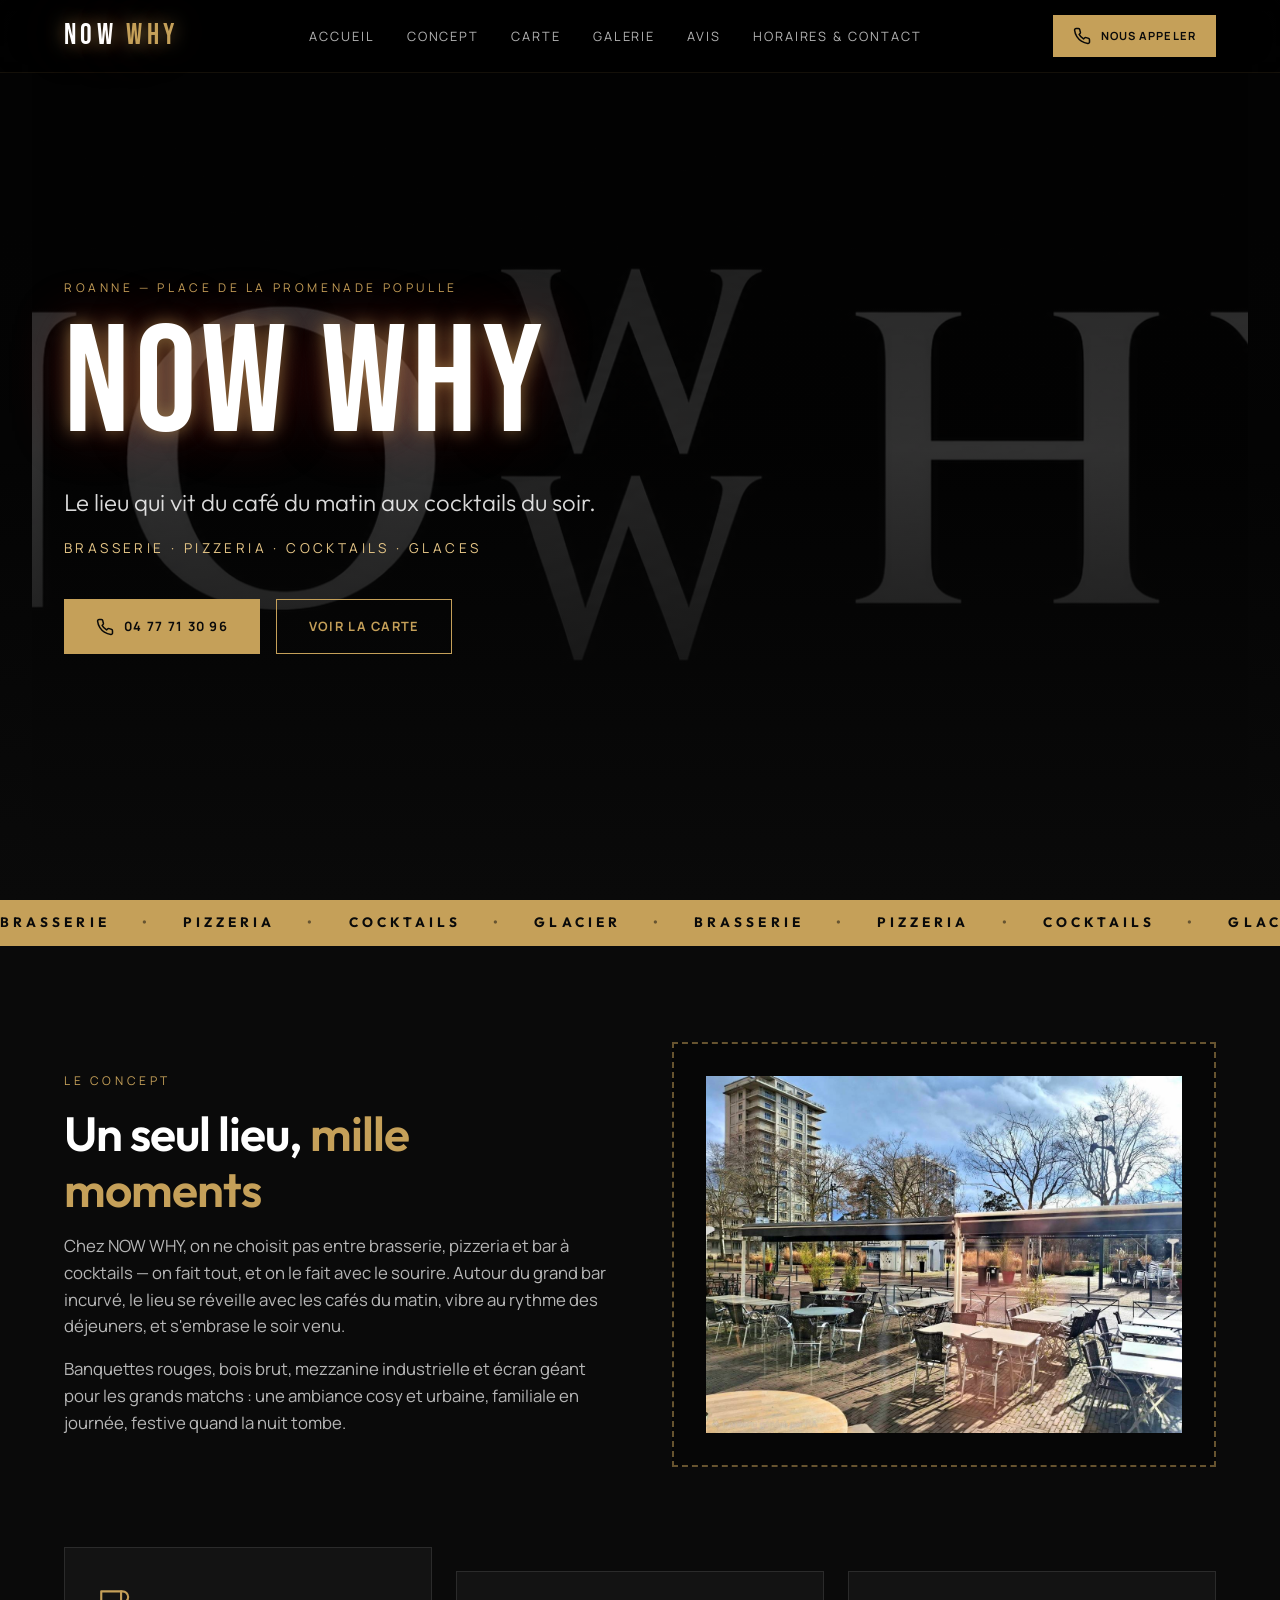
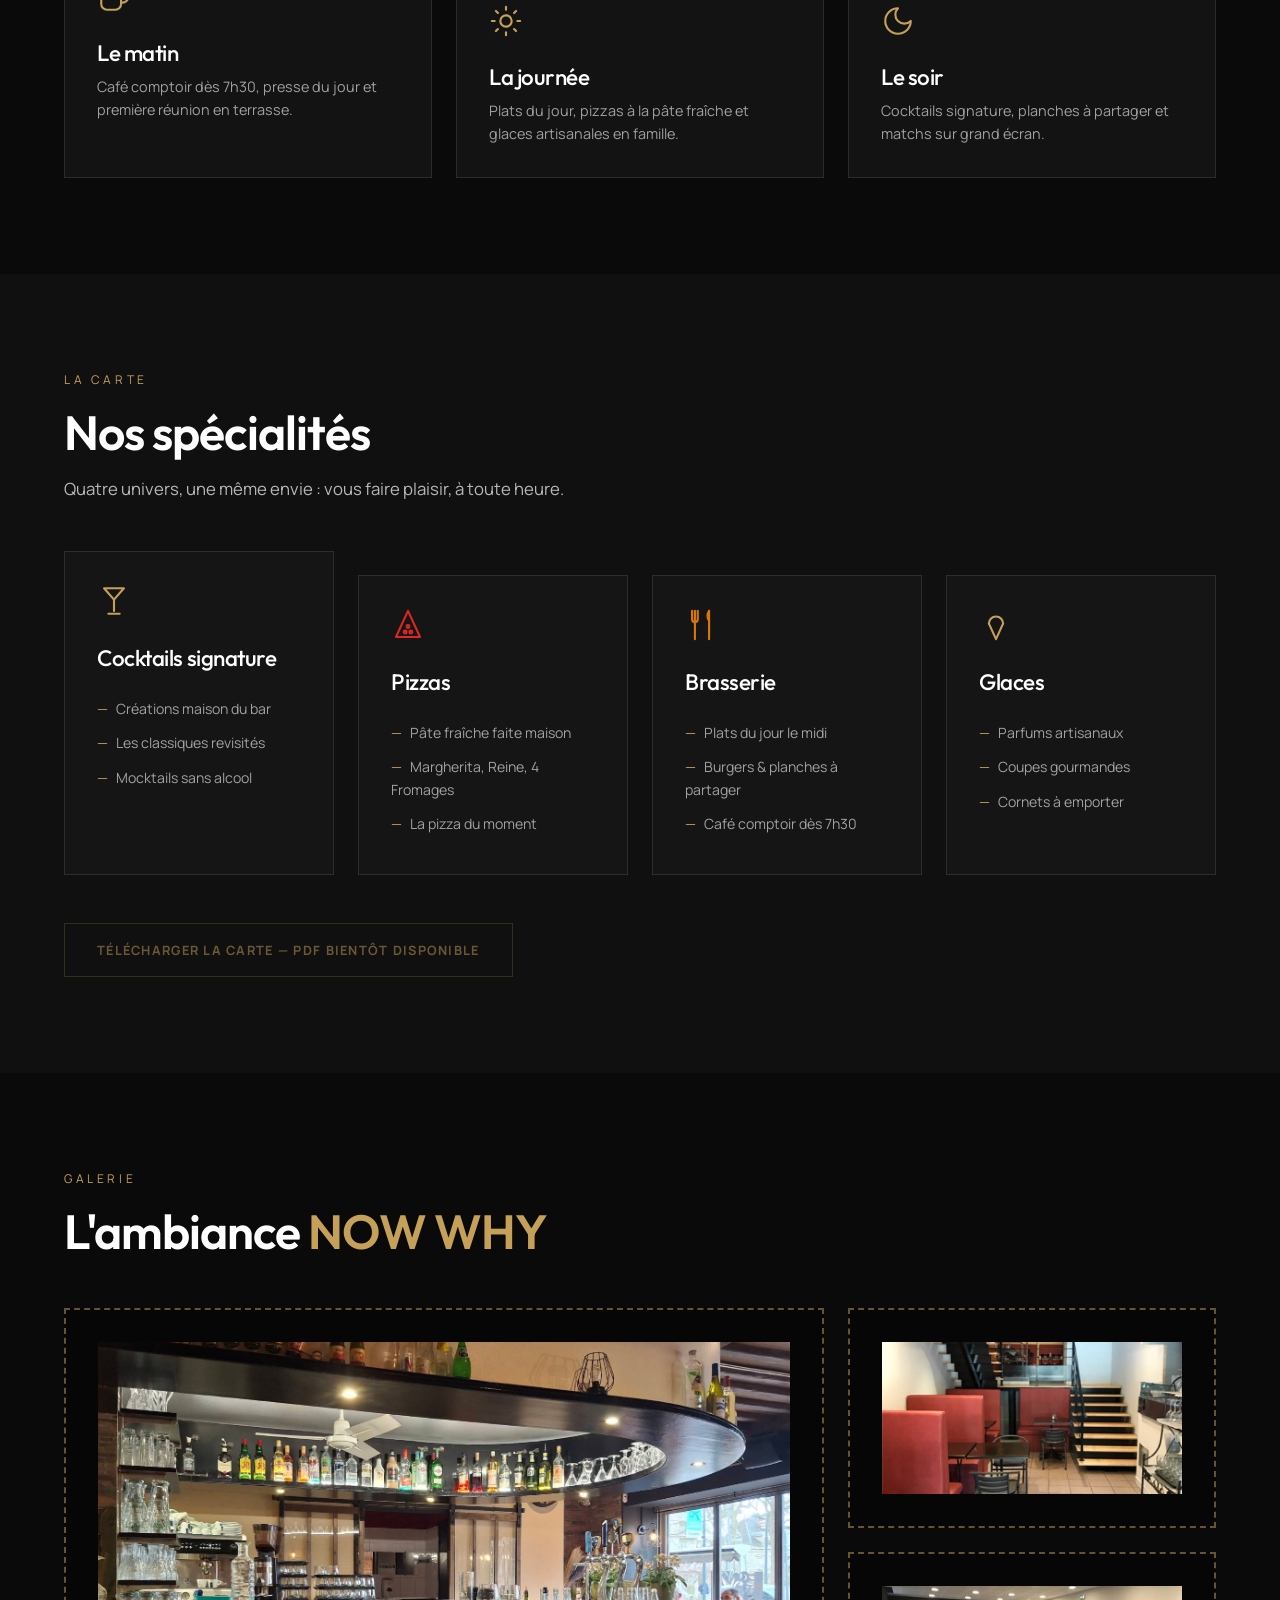
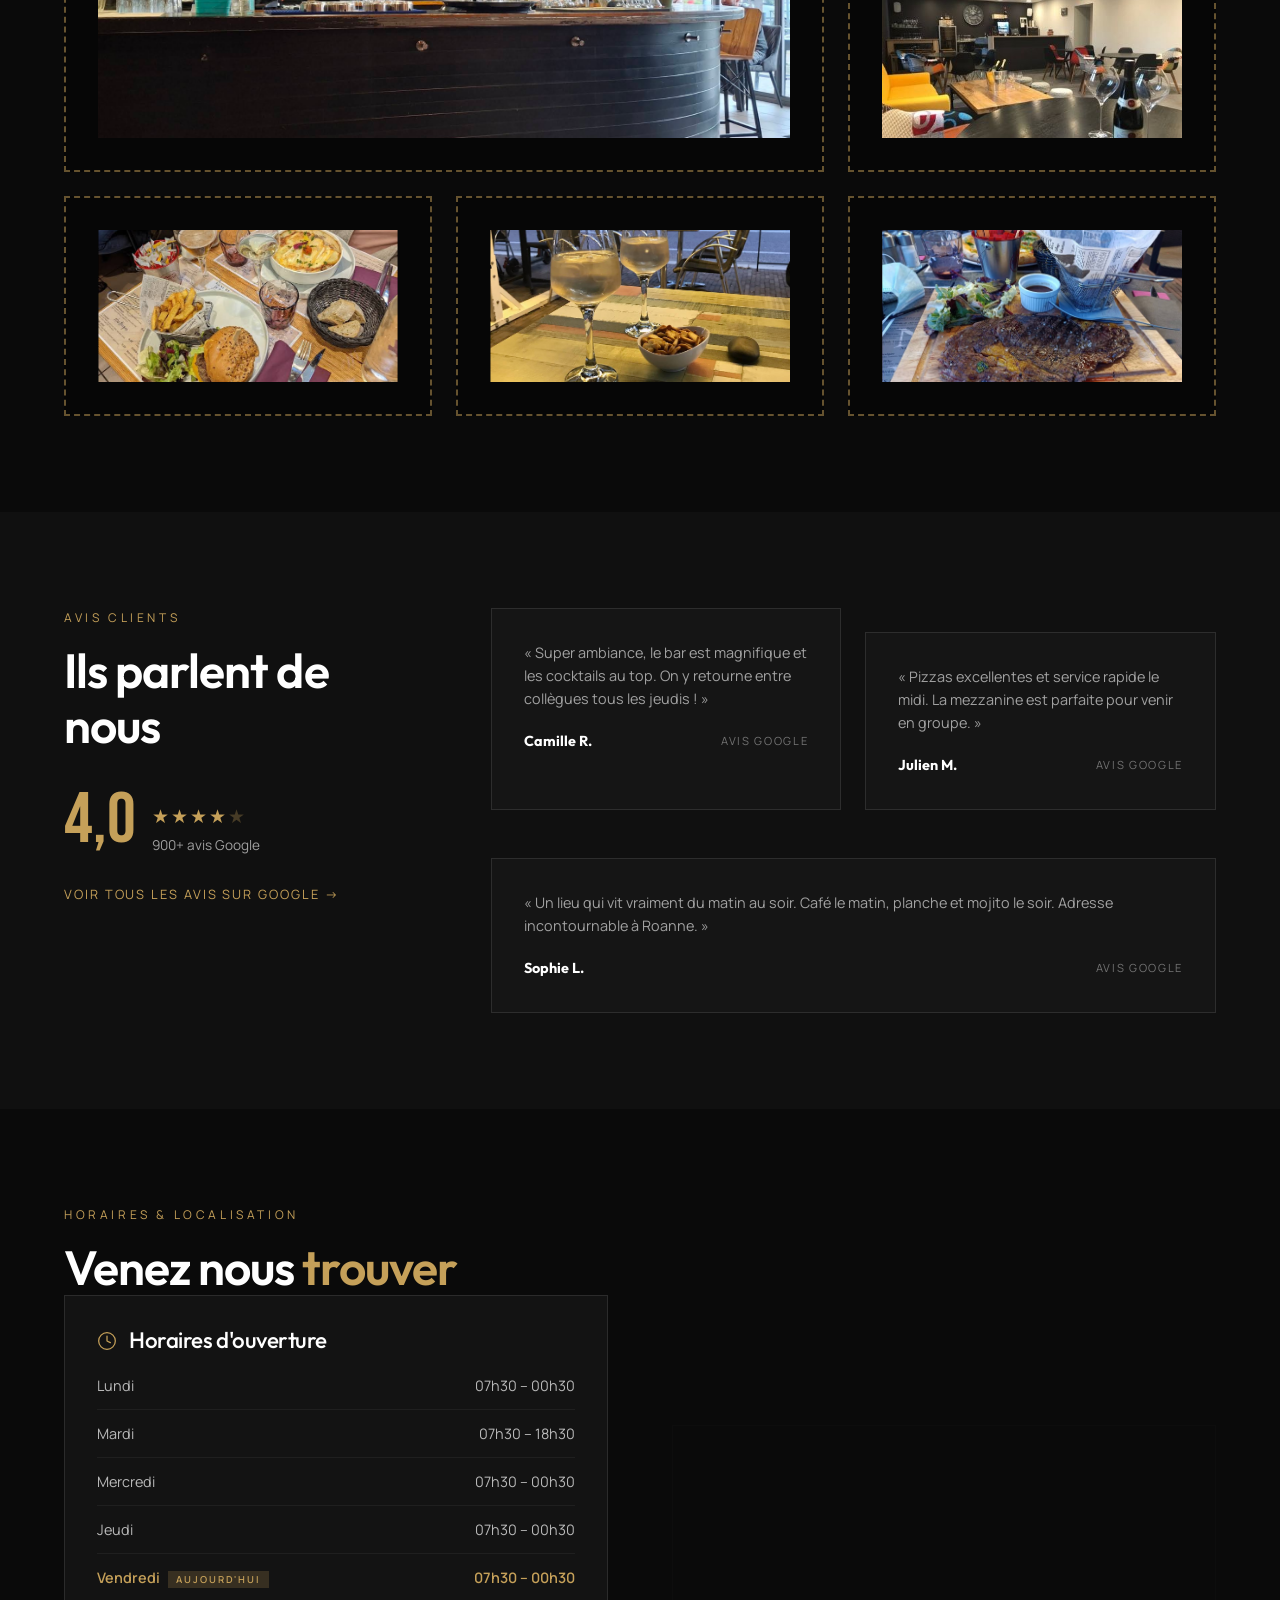
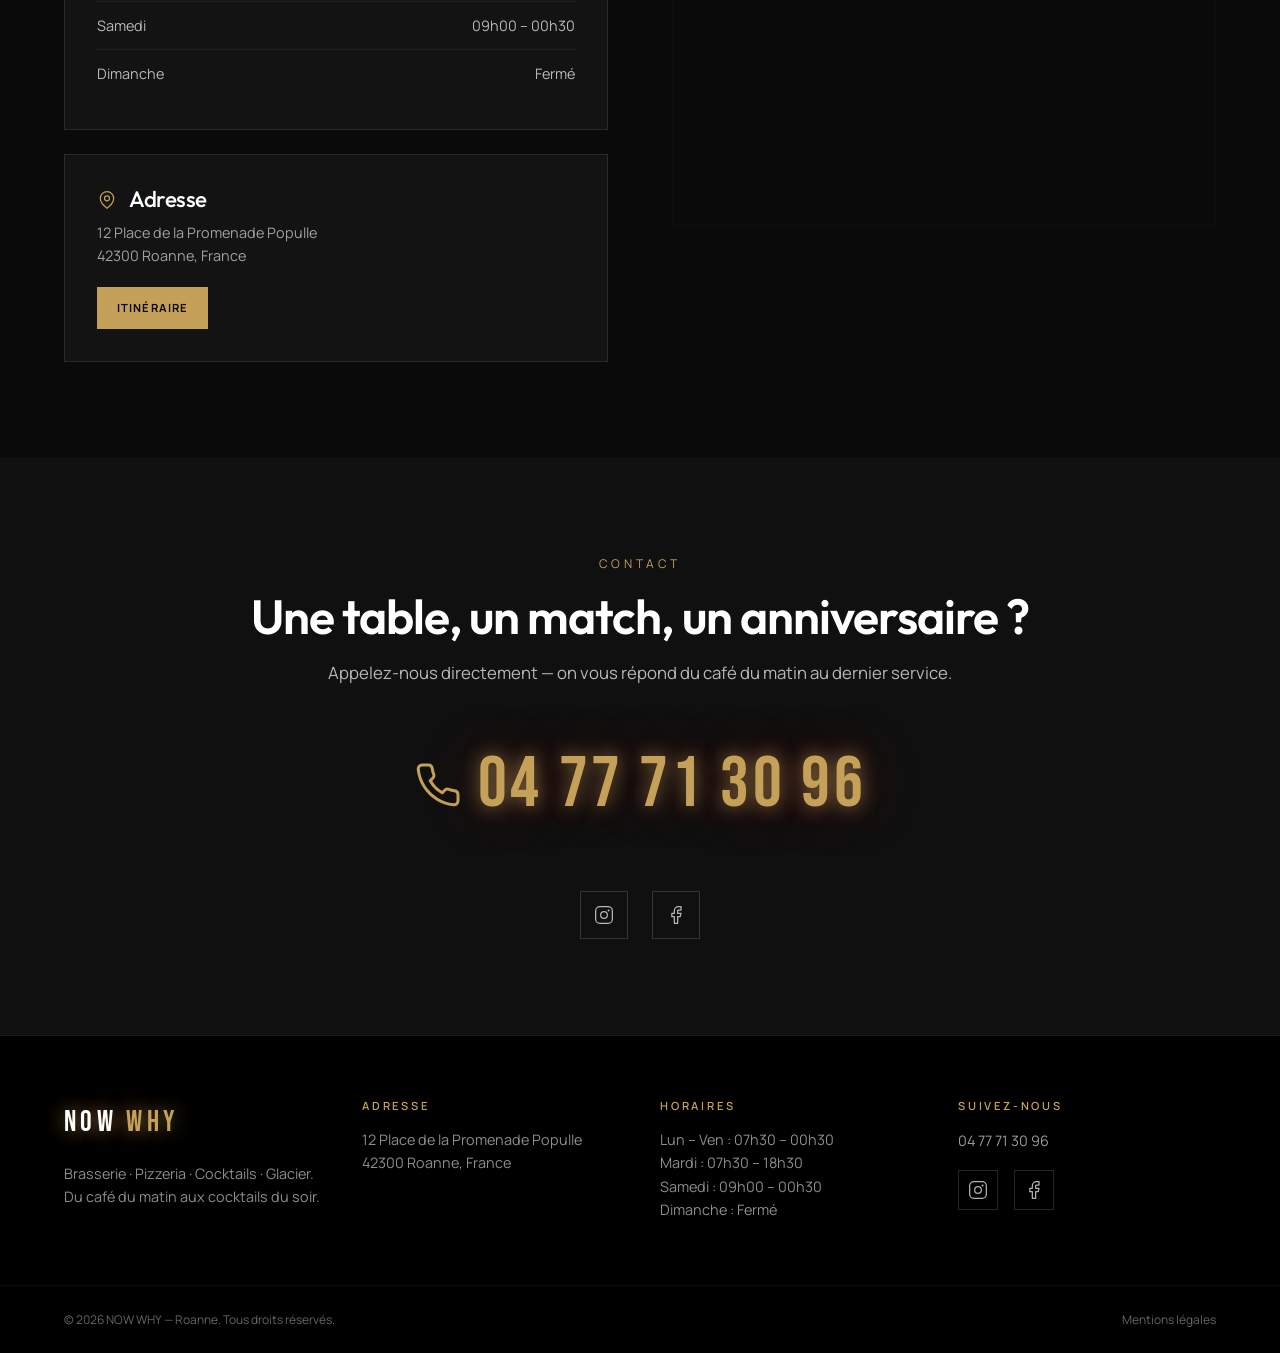
<file: index.html>
<!DOCTYPE html>
<html lang="fr">
<head>
    <meta charset="UTF-8" />
    <meta name="viewport" content="width=device-width, initial-scale=1.0" />
    <title>NOW WHY — Brasserie · Pizzeria · Cocktails · Glacier à Roanne</title>
    <meta name="description" content="NOW WHY, brasserie, pizzeria, bar à cocktails et glacier à Roanne (42). Ouvert du café du matin aux cocktails du soir, place de la Promenade Populle. Appelez le 04 77 71 30 96." />
    <meta name="keywords" content="bar Roanne, brasserie Roanne, cocktails Roanne, pizzeria Roanne, glacier Roanne, restaurant Roanne, NOW WHY" />
    <meta property="og:title" content="NOW WHY — Brasserie · Pizzeria · Cocktails · Glacier à Roanne" />
    <meta property="og:description" content="Un lieu qui vit du café du matin aux cocktails du soir. 12 Place de la Promenade Populle, Roanne." />
    <meta property="og:type" content="website" />
    <meta property="og:locale" content="fr_FR" />
    <link rel="preconnect" href="https://fonts.googleapis.com" />
    <link rel="preconnect" href="https://fonts.gstatic.com" crossorigin />
    <link href="https://fonts.googleapis.com/css2?family=Bebas+Neue&family=Manrope:wght@300;400;500;600;700&family=Outfit:wght@300;400;500;600;700&display=swap" rel="stylesheet" />
    <link rel="stylesheet" href="style.css" />
    <link rel="icon" type="image/png" href="images/nowwhy-favicon-32.png">
</head>
<body>

    <!-- ==================== HEADER / NAVIGATION ==================== -->
    <header class="header" data-testid="site-header">
        <div class="container header-inner">
            <a href="#accueil" class="logo" data-testid="header-logo">NOW <span>WHY</span></a>
            <nav class="nav-desktop" data-testid="desktop-nav">
                <a href="#accueil" data-testid="nav-link-accueil">Accueil</a>
                <a href="#concept" data-testid="nav-link-concept">Concept</a>
                <a href="#carte" data-testid="nav-link-carte">Carte</a>
                <a href="#galerie" data-testid="nav-link-galerie">Galerie</a>
                <a href="#avis" data-testid="nav-link-avis">Avis</a>
                <a href="#horaires" data-testid="nav-link-horaires">Horaires &amp; Contact</a>
            </nav>
            <div class="header-actions">
                <a href="tel:0477713096" class="btn btn-primary btn-sm" data-testid="header-call-button">
                    <svg viewBox="0 0 24 24" fill="none" stroke="currentColor" stroke-width="2" stroke-linecap="round" stroke-linejoin="round"><path d="M22 16.92v3a2 2 0 0 1-2.18 2 19.79 19.79 0 0 1-8.63-3.07 19.5 19.5 0 0 1-6-6 19.79 19.79 0 0 1-3.07-8.67A2 2 0 0 1 4.11 2h3a2 2 0 0 1 2 1.72c.13.96.36 1.9.7 2.81a2 2 0 0 1-.45 2.11L8.09 9.91a16 16 0 0 0 6 6l1.27-1.27a2 2 0 0 1 2.11-.45c.91.34 1.85.57 2.81.7A2 2 0 0 1 22 16.92z"/></svg>
                    Nous appeler
                </a>
                <button class="burger" id="burger" aria-label="Menu" data-testid="mobile-menu-button">
                    <span></span><span></span><span></span>
                </button>
            </div>
        </div>
        <nav class="nav-mobile" id="nav-mobile" data-testid="mobile-nav">
            <a href="#accueil" data-testid="mobile-nav-link-accueil">Accueil</a>
            <a href="#concept" data-testid="mobile-nav-link-concept">Concept</a>
            <a href="#carte" data-testid="mobile-nav-link-carte">Carte</a>
            <a href="#galerie" data-testid="mobile-nav-link-galerie">Galerie</a>
            <a href="#avis" data-testid="mobile-nav-link-avis">Avis</a>
            <a href="#horaires" data-testid="mobile-nav-link-horaires">Horaires &amp; Contact</a>
            <a href="tel:0477713096" class="btn btn-primary btn-sm" data-testid="mobile-call-button">04 77 71 30 96</a>
        </nav>
    </header>

    <!-- ==================== HERO ==================== -->
    <section id="accueil" class="hero" data-testid="hero-section">
        <!-- PHOTO HERO : remplacez le bloc "photo-placeholder" ci-dessous par :
             <img src="photos/bar.jpg" alt="Le bar NOW WHY" class="hero-photo" />
             (mettez votre image dans un dossier "photos" à côté de index.html) -->
        <div class="hero-bg">
            <div class="photo-placeholder hero-photo-slot" data-testid="hero-photo-placeholder">
                <img src="images/Nowwhy.png" alt="Le bar NOW WHY" class="hero-photo" />
            </div>
            <div class="hero-overlay"></div>
        </div>
        <div class="container hero-content">
            <p class="kicker reveal" data-testid="hero-kicker">Roanne — Place de la Promenade Populle</p>
            <h1 class="hero-title neon reveal" data-testid="hero-title">NOW WHY</h1>
            <p class="hero-tagline reveal" data-testid="hero-tagline">Le lieu qui vit du café du matin aux cocktails du soir.</p>
            <p class="hero-activities reveal" data-testid="hero-activities">Brasserie · Pizzeria · Cocktails · Glaces</p>
            <div class="hero-ctas reveal">
                <a href="tel:0477713096" class="btn btn-primary" data-testid="hero-call-cta">
                    <svg viewBox="0 0 24 24" fill="none" stroke="currentColor" stroke-width="2" stroke-linecap="round" stroke-linejoin="round"><path d="M22 16.92v3a2 2 0 0 1-2.18 2 19.79 19.79 0 0 1-8.63-3.07 19.5 19.5 0 0 1-6-6 19.79 19.79 0 0 1-3.07-8.67A2 2 0 0 1 4.11 2h3a2 2 0 0 1 2 1.72c.13.96.36 1.9.7 2.81a2 2 0 0 1-.45 2.11L8.09 9.91a16 16 0 0 0 6 6l1.27-1.27a2 2 0 0 1 2.11-.45c.91.34 1.85.57 2.81.7A2 2 0 0 1 22 16.92z"/></svg>
                    04 77 71 30 96
                </a>
                <a href="#carte" class="btn btn-outline" data-testid="hero-menu-cta">Voir la carte</a>
            </div>
        </div>
    </section>

    <!-- ==================== RUBAN DÉFILANT ==================== -->
    <div class="marquee" data-testid="marquee-ribbon" aria-hidden="true">
        <div class="marquee-track">
            <span>Brasserie</span><i>•</i><span>Pizzeria</span><i>•</i><span>Cocktails</span><i>•</i><span>Glacier</span><i>•</i>
            <span>Brasserie</span><i>•</i><span>Pizzeria</span><i>•</i><span>Cocktails</span><i>•</i><span>Glacier</span><i>•</i>
            <span>Brasserie</span><i>•</i><span>Pizzeria</span><i>•</i><span>Cocktails</span><i>•</i><span>Glacier</span><i>•</i>
            <span>Brasserie</span><i>•</i><span>Pizzeria</span><i>•</i><span>Cocktails</span><i>•</i><span>Glacier</span><i>•</i>
        </div>
    </div>

    <!-- ==================== CONCEPT ==================== -->
    <section id="concept" class="section" data-testid="concept-section">
        <div class="container">
            <div class="grid-2">
                <div class="reveal">
                    <p class="kicker" data-testid="concept-label">Le concept</p>
                    <h2 data-testid="concept-title">Un seul lieu, <span class="text-copper">mille moments</span></h2>
                    <p class="lead" data-testid="concept-text-1">Chez NOW WHY, on ne choisit pas entre brasserie, pizzeria et bar à cocktails — on fait tout, et on le fait avec le sourire. Autour du grand bar incurvé, le lieu se réveille avec les cafés du matin, vibre au rythme des déjeuners, et s'embrase le soir venu.</p>
                    <p class="lead" data-testid="concept-text-2">Banquettes rouges, bois brut, mezzanine industrielle et écran géant pour les grands matchs : une ambiance cosy et urbaine, familiale en journée, festive quand la nuit tombe.</p>
                </div>
                <!-- PHOTO CONCEPT : remplacez le bloc ci-dessous par votre photo de l'intérieur -->
                <div class="photo-placeholder tall reveal" data-testid="concept-photo-placeholder">
                    <img src="images/terrasse.jpg" alt="Terrasse" />
                </div>
            </div>
            <div class="grid-3 moments">
                <div class="card reveal" data-testid="concept-moment-0">
                    <svg class="icon" viewBox="0 0 24 24" fill="none" stroke="currentColor" stroke-width="1.5" stroke-linecap="round" stroke-linejoin="round"><path d="M17 8h1a4 4 0 1 1 0 8h-1"/><path d="M3 8h14v9a4 4 0 0 1-4 4H7a4 4 0 0 1-4-4Z"/></svg>
                    <h3>Le matin</h3>
                    <p>Café comptoir dès 7h30, presse du jour et première réunion en terrasse.</p>
                </div>
                <div class="card reveal" data-testid="concept-moment-1">
                    <svg class="icon" viewBox="0 0 24 24" fill="none" stroke="currentColor" stroke-width="1.5" stroke-linecap="round" stroke-linejoin="round"><circle cx="12" cy="12" r="4"/><path d="M12 2v2M12 20v2M4.9 4.9l1.4 1.4M17.7 17.7l1.4 1.4M2 12h2M20 12h2M4.9 19.1l1.4-1.4M17.7 6.3l1.4-1.4"/></svg>
                    <h3>La journée</h3>
                    <p>Plats du jour, pizzas à la pâte fraîche et glaces artisanales en famille.</p>
                </div>
                <div class="card reveal" data-testid="concept-moment-2">
                    <svg class="icon" viewBox="0 0 24 24" fill="none" stroke="currentColor" stroke-width="1.5" stroke-linecap="round" stroke-linejoin="round"><path d="M12 3a6 6 0 0 0 9 9 9 9 0 1 1-9-9Z"/></svg>
                    <h3>Le soir</h3>
                    <p>Cocktails signature, planches à partager et matchs sur grand écran.</p>
                </div>
            </div>
        </div>
    </section>

    <!-- ==================== LA CARTE ==================== -->
    <section id="carte" class="section section-alt" data-testid="menu-section">
        <div class="container">
            <div class="reveal">
                <p class="kicker" data-testid="menu-label">La carte</p>
                <h2 data-testid="menu-title">Nos spécialités</h2>
                <p class="lead" data-testid="menu-subtitle">Quatre univers, une même envie : vous faire plaisir, à toute heure.</p>
            </div>
            <div class="grid-4">
                <div class="card reveal" data-testid="menu-card-0">
                    <svg class="icon copper" viewBox="0 0 24 24" fill="none" stroke="currentColor" stroke-width="1.5" stroke-linecap="round" stroke-linejoin="round"><path d="M5 3h14l-7 8-7-8Z"/><path d="M12 11v8"/><path d="M8 21h8"/></svg>
                    <h3>Cocktails signature</h3>
                    <ul>
                        <li>Créations maison du bar</li>
                        <li>Les classiques revisités</li>
                        <li>Mocktails sans alcool</li>
                    </ul>
                </div>
                <div class="card reveal" data-testid="menu-card-1">
                    <svg class="icon brick" viewBox="0 0 24 24" fill="none" stroke="currentColor" stroke-width="1.5" stroke-linecap="round" stroke-linejoin="round"><path d="M12 2 3.5 20.5h17L12 2Z"/><circle cx="12" cy="13" r="1"/><circle cx="10" cy="17" r="1"/><circle cx="14" cy="17" r="1"/></svg>
                    <h3>Pizzas</h3>
                    <ul>
                        <li>Pâte fraîche faite maison</li>
                        <li>Margherita, Reine, 4 Fromages</li>
                        <li>La pizza du moment</li>
                    </ul>
                </div>
                <div class="card reveal" data-testid="menu-card-2">
                    <svg class="icon mustard" viewBox="0 0 24 24" fill="none" stroke="currentColor" stroke-width="1.5" stroke-linecap="round" stroke-linejoin="round"><path d="M7 2v20"/><path d="M5 2v6a2 2 0 0 0 4 0V2"/><path d="M17 2c-1.5 2-1.5 5 0 7v13"/><path d="M17 2v7"/></svg>
                    <h3>Brasserie</h3>
                    <ul>
                        <li>Plats du jour le midi</li>
                        <li>Burgers &amp; planches à partager</li>
                        <li>Café comptoir dès 7h30</li>
                    </ul>
                </div>
                <div class="card reveal" data-testid="menu-card-3">
                    <svg class="icon copper" viewBox="0 0 24 24" fill="none" stroke="currentColor" stroke-width="1.5" stroke-linecap="round" stroke-linejoin="round"><path d="m7 11 5 11 5-11"/><path d="M7 11a5 5 0 0 1 10 0"/></svg>
                    <h3>Glaces</h3>
                    <ul>
                        <li>Parfums artisanaux</li>
                        <li>Coupes gourmandes</li>
                        <li>Cornets à emporter</li>
                    </ul>
                </div>
            </div>
            <!-- BOUTON CARTE PDF : remplacez href="#" par le lien de votre PDF, ex. href="carte.pdf" -->
            <div class="reveal">
                <span class="btn btn-outline btn-disabled" data-testid="menu-pdf-button">Télécharger la carte — PDF bientôt disponible</span>
            </div>
        </div>
    </section>

    <!-- ==================== GALERIE ==================== -->
    <!-- GALERIE PHOTOS : remplacez chaque bloc "photo-placeholder" par
         <img src="photos/votre-photo.jpg" alt="..." /> en gardant le bouton autour -->
    <section id="galerie" class="section" data-testid="gallery-section">
        <div class="container">
            <div class="reveal">
                <p class="kicker" data-testid="gallery-label">Galerie</p>
                <h2 data-testid="gallery-title">L'ambiance <span class="text-copper">NOW WHY</span></h2>
            </div>
            <div class="gallery-grid">
                <button class="gallery-item big reveal" data-testid="gallery-tile-0" data-label="Le bar incurvé rétroéclairé">
                    <div class="photo-placeholder"><img src="images/bar_ incurvé.png" alt="bar"/></div>
                </button>
                <button class="gallery-item reveal" data-testid="gallery-tile-1" data-label="Banquettes rouges">
                    <div class="photo-placeholder"><img src="images/banquette_rouge.png" alt="banquettes"/></div>
                </button>
                <button class="gallery-item reveal" data-testid="gallery-tile-2" data-label="La mezzanine">
                    <div class="photo-placeholder"><img src="images/mezzanine.jpg" alt="Mezzanine"/></div>
                </button>
                <button class="gallery-item reveal" data-testid="gallery-tile-3" data-label="Cocktails signature">
                    <div class="photo-placeholder"><img src="images/bouffe.png" alt="exemple de menu chez NowWhy"/></div>
                </button>
                <button class="gallery-item reveal" data-testid="gallery-tile-4" data-label="Pizzas maison">
                    <div class="photo-placeholder"><img src="images/deuxverres.png" alt="apero chez NowWhy"/></div>
                </button>
                <button class="gallery-item reveal" data-testid="gallery-tile-5" data-label="L'écran événements sportifs">
                    <div class="photo-placeholder"><img src="images/entrecote.jpg" alt="photo d'une entrecote"></div>
                </button>
            </div>
        </div>
    </section>

    <!-- Lightbox -->
    <div class="lightbox" id="lightbox" data-testid="gallery-lightbox">
        <button class="lightbox-close" id="lightbox-close" aria-label="Fermer" data-testid="lightbox-close-button">&times;</button>
        <div class="lightbox-content" id="lightbox-content"></div>
    </div>

    <!-- ==================== AVIS ==================== -->
    <section id="avis" class="section section-alt" data-testid="reviews-section">
        <div class="container">
            <div class="reviews-layout">
                <div class="reveal">
                    <p class="kicker" data-testid="reviews-label">Avis clients</p>
                    <h2 data-testid="reviews-title">Ils parlent de nous</h2>
                    <div class="score" data-testid="google-score">
                        <span class="score-value" data-testid="google-score-value">4,0</span>
                        <div>
                            <div class="stars" aria-label="4 étoiles sur 5">★★★★<span class="star-off">★</span></div>
                            <p class="score-count" data-testid="google-score-count">900+ avis Google</p>
                        </div>
                    </div>
                    <a href="https://www.google.com/maps/search/?api=1&amp;query=NOW+WHY+Roanne" target="_blank" rel="noopener" class="link-copper" data-testid="google-reviews-link">Voir tous les avis sur Google →</a>
                </div>
                <div class="reviews-cards">
                    <blockquote class="card reveal" data-testid="review-card-0">
                        <p>« Super ambiance, le bar est magnifique et les cocktails au top. On y retourne entre collègues tous les jeudis ! »</p>
                        <footer><strong>Camille R.</strong><span>Avis Google</span></footer>
                    </blockquote>
                    <blockquote class="card reveal" data-testid="review-card-1">
                        <p>« Pizzas excellentes et service rapide le midi. La mezzanine est parfaite pour venir en groupe. »</p>
                        <footer><strong>Julien M.</strong><span>Avis Google</span></footer>
                    </blockquote>
                    <blockquote class="card reveal wide" data-testid="review-card-2">
                        <p>« Un lieu qui vit vraiment du matin au soir. Café le matin, planche et mojito le soir. Adresse incontournable à Roanne. »</p>
                        <footer><strong>Sophie L.</strong><span>Avis Google</span></footer>
                    </blockquote>
                </div>
            </div>
        </div>
    </section>

    <!-- ==================== HORAIRES & LOCALISATION ==================== -->
    <section id="horaires" class="section" data-testid="hours-section">
        <div class="container">
            <div class="reveal">
                <p class="kicker" data-testid="hours-label">Horaires &amp; localisation</p>
                <h2 data-testid="hours-title">Venez nous <span class="text-copper">trouver</span></h2>
            </div>
            <div class="grid-2">
                <div class="reveal">
                    <div class="card">
                        <h3 class="card-title-icon">
                            <svg class="icon-sm" viewBox="0 0 24 24" fill="none" stroke="currentColor" stroke-width="1.5" stroke-linecap="round" stroke-linejoin="round"><circle cx="12" cy="12" r="10"/><path d="M12 6v6l4 2"/></svg>
                            Horaires d'ouverture
                        </h3>
                        <table class="hours-table" data-testid="hours-table">
                            <tbody>
                                <tr data-day="1" data-testid="hours-row-0"><td>Lundi</td><td>07h30 – 00h30</td></tr>
                                <tr data-day="2" data-testid="hours-row-1"><td>Mardi</td><td>07h30 – 18h30</td></tr>
                                <tr data-day="3" data-testid="hours-row-2"><td>Mercredi</td><td>07h30 – 00h30</td></tr>
                                <tr data-day="4" data-testid="hours-row-3"><td>Jeudi</td><td>07h30 – 00h30</td></tr>
                                <tr data-day="5" data-testid="hours-row-4"><td>Vendredi</td><td>07h30 – 00h30</td></tr>
                                <tr data-day="6" data-testid="hours-row-5"><td>Samedi</td><td>09h00 – 00h30</td></tr>
                                <tr data-day="0" data-testid="hours-row-6"><td>Dimanche</td><td>Fermé</td></tr>
                            </tbody>
                        </table>
                    </div>
                    <div class="card">
                        <h3 class="card-title-icon">
                            <svg class="icon-sm" viewBox="0 0 24 24" fill="none" stroke="currentColor" stroke-width="1.5" stroke-linecap="round" stroke-linejoin="round"><path d="M20 10c0 6-8 12-8 12s-8-6-8-12a8 8 0 0 1 16 0Z"/><circle cx="12" cy="10" r="3"/></svg>
                            Adresse
                        </h3>
                        <p data-testid="address-text">12 Place de la Promenade Populle<br />42300 Roanne, France</p>
                        <a href="https://www.google.com/maps/dir/?api=1&amp;destination=NOW+WHY+12+Place+de+la+Promenade+Populle+42300+Roanne" target="_blank" rel="noopener" class="btn btn-primary btn-sm" data-testid="itinerary-button" style="margin-top: 20px;">Itinéraire</a>
                    </div>
                </div>
                <div class="map-wrapper reveal">
                    <iframe data-testid="google-map-iframe" title="NOW WHY — 12 Place de la Promenade Populle, 42300 Roanne"
                        src="https://www.google.com/maps?q=NOW%20WHY%2012%20Place%20de%20la%20Promenade%20Populle%2042300%20Roanne&amp;output=embed"
                        loading="lazy" referrerpolicy="no-referrer-when-downgrade" allowfullscreen></iframe>
                </div>
            </div>
        </div>
    </section>

    <!-- ==================== CONTACT ==================== -->
    <section id="contact" class="section section-alt center" data-testid="contact-section">
        <div class="container reveal">
            <p class="kicker" data-testid="contact-label">Contact</p>
            <h2 data-testid="contact-title">Une table, un match, un anniversaire ?</h2>
            <p class="lead" data-testid="contact-subtitle">Appelez-nous directement — on vous répond du café du matin au dernier service.</p>
            <a href="tel:0477713096" class="big-phone neon" data-testid="contact-phone-link">
                <svg viewBox="0 0 24 24" fill="none" stroke="currentColor" stroke-width="1.5" stroke-linecap="round" stroke-linejoin="round"><path d="M22 16.92v3a2 2 0 0 1-2.18 2 19.79 19.79 0 0 1-8.63-3.07 19.5 19.5 0 0 1-6-6 19.79 19.79 0 0 1-3.07-8.67A2 2 0 0 1 4.11 2h3a2 2 0 0 1 2 1.72c.13.96.36 1.9.7 2.81a2 2 0 0 1-.45 2.11L8.09 9.91a16 16 0 0 0 6 6l1.27-1.27a2 2 0 0 1 2.11-.45c.91.34 1.85.57 2.81.7A2 2 0 0 1 22 16.92z"/></svg>
                04 77 71 30 96
            </a>
            <div class="socials">
                <!-- FACEBOOK : remplacez href="#" par l'adresse de votre page -->
                <a href="https://www.instagram.com/nowwhybrasserie/" target="_blank" rel="noopener" aria-label="Instagram NOW WHY" data-testid="instagram-link">
                    <svg viewBox="0 0 24 24" fill="none" stroke="currentColor" stroke-width="1.5" stroke-linecap="round" stroke-linejoin="round"><rect x="2" y="2" width="20" height="20" rx="5"/><circle cx="12" cy="12" r="4"/><circle cx="17.5" cy="6.5" r="0.5" fill="currentColor"/></svg>
                </a>
                <a href="https://www.facebook.com/profile.php?id=61590418957963" aria-label="Facebook NOW WHY " data-testid="facebook-link">
                    <svg viewBox="0 0 24 24" fill="none" stroke="currentColor" stroke-width="1.5" stroke-linecap="round" stroke-linejoin="round"><path d="M18 2h-3a5 5 0 0 0-5 5v3H7v4h3v8h4v-8h3l1-4h-4V7a1 1 0 0 1 1-1h3z"/></svg>
                </a>
            </div>
        </div>
    </section>

    <!-- ==================== FOOTER ==================== -->
    <footer class="footer" data-testid="site-footer">
        <div class="container footer-grid">
            <div>
                <p class="logo" data-testid="footer-logo">NOW <span>WHY</span></p>
                <p class="muted">Brasserie · Pizzeria · Cocktails · Glacier.<br />Du café du matin aux cocktails du soir.</p>
            </div>
            <div>
                <h4>Adresse</h4>
                <p class="muted" data-testid="footer-address">12 Place de la Promenade Populle<br />42300 Roanne, France</p>
            </div>
            <div>
                <h4>Horaires</h4>
                <p class="muted" data-testid="footer-hours">Lun – Ven : 07h30 – 00h30<br />Mardi : 07h30 – 18h30<br />Samedi : 09h00 – 00h30<br />Dimanche : Fermé</p>
            </div>
            <div>
                <h4>Suivez-nous</h4>
                <p><a href="tel:0477713096" class="muted-link" data-testid="footer-phone-link">04 77 71 30 96</a></p>
                <div class="socials small">
                    <a href="https://www.instagram.com/nowwhybrasserie/" target="_blank" rel="noopener" aria-label="Instagram" data-testid="footer-instagram-link">
                        <svg viewBox="0 0 24 24" fill="none" stroke="currentColor" stroke-width="1.5" stroke-linecap="round" stroke-linejoin="round"><rect x="2" y="2" width="20" height="20" rx="5"/><circle cx="12" cy="12" r="4"/><circle cx="17.5" cy="6.5" r="0.5" fill="currentColor"/></svg>
                    </a>
                    <a href="https://www.facebook.com/profile.php?id=61590418957963" aria-label="Facebook" data-testid="footer-facebook-link">
                        <svg viewBox="0 0 24 24" fill="none" stroke="currentColor" stroke-width="1.5" stroke-linecap="round" stroke-linejoin="round"><path d="M18 2h-3a5 5 0 0 0-5 5v3H7v4h3v8h4v-8h3l1-4h-4V7a1 1 0 0 1 1-1h3z"/></svg>
                    </a>
                </div>
            </div>
        </div>
        <div class="footer-bottom">
            <div class="container footer-bottom-inner">
                <p data-testid="footer-copyright">© 2026 NOW WHY — Roanne. Tous droits réservés.</p>
                <a href="mentions_legales.html" data-testid="footer-legal-link">Mentions légales</a>
            </div>
        </div>
    </footer>

    <script src="script.js"></script>
</body>
</html>
</file>
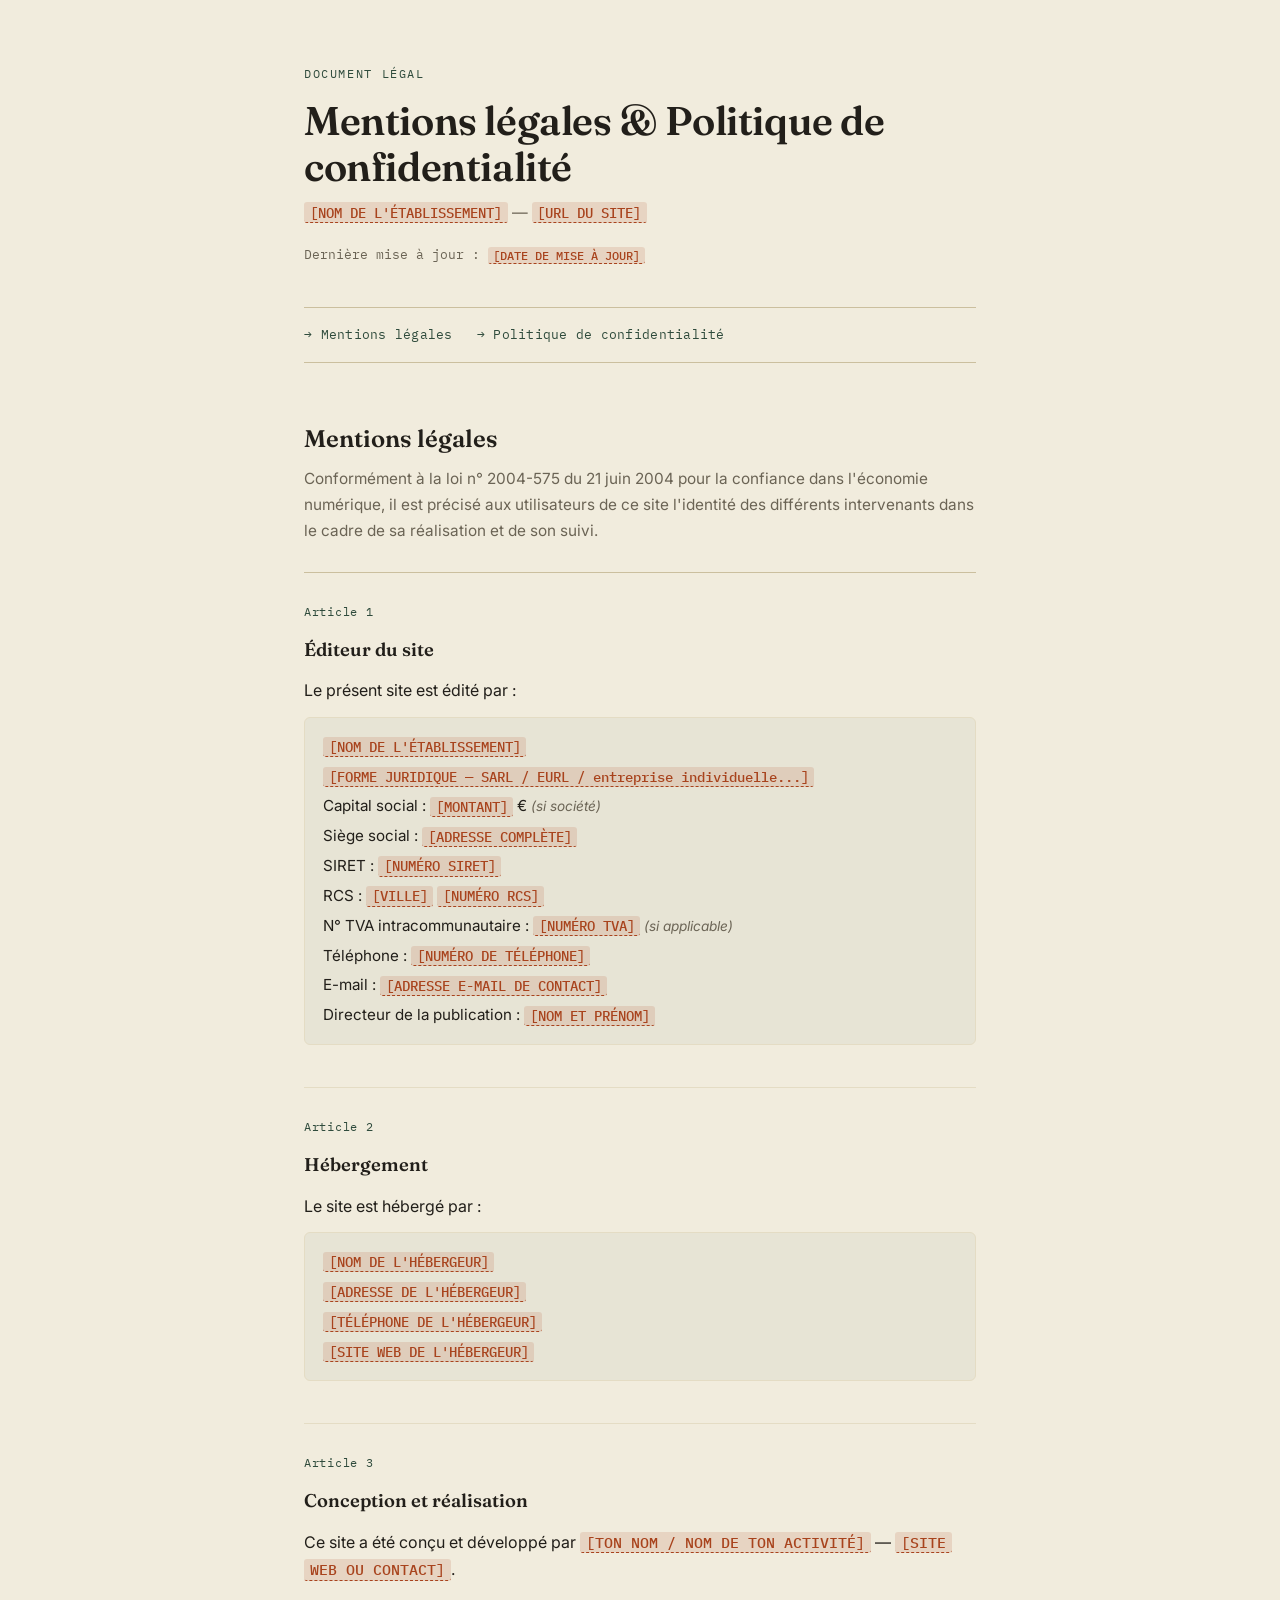
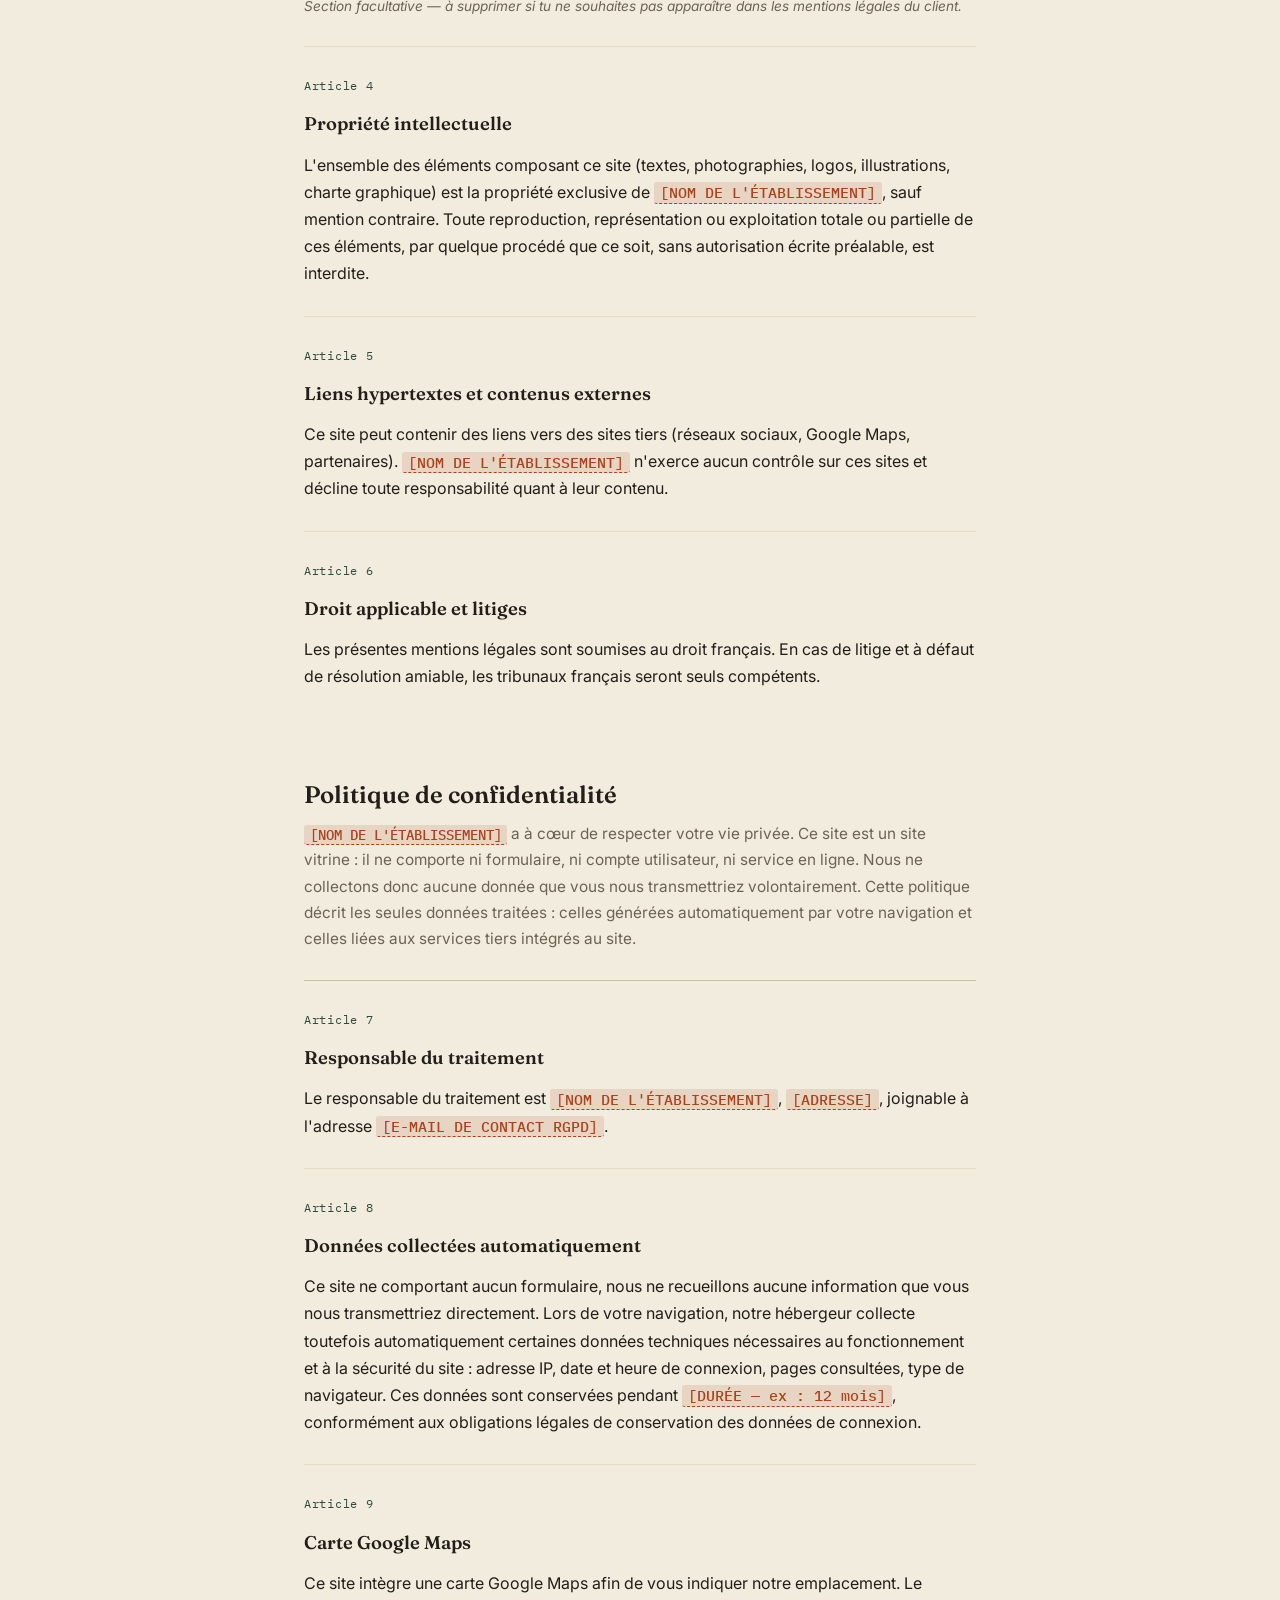
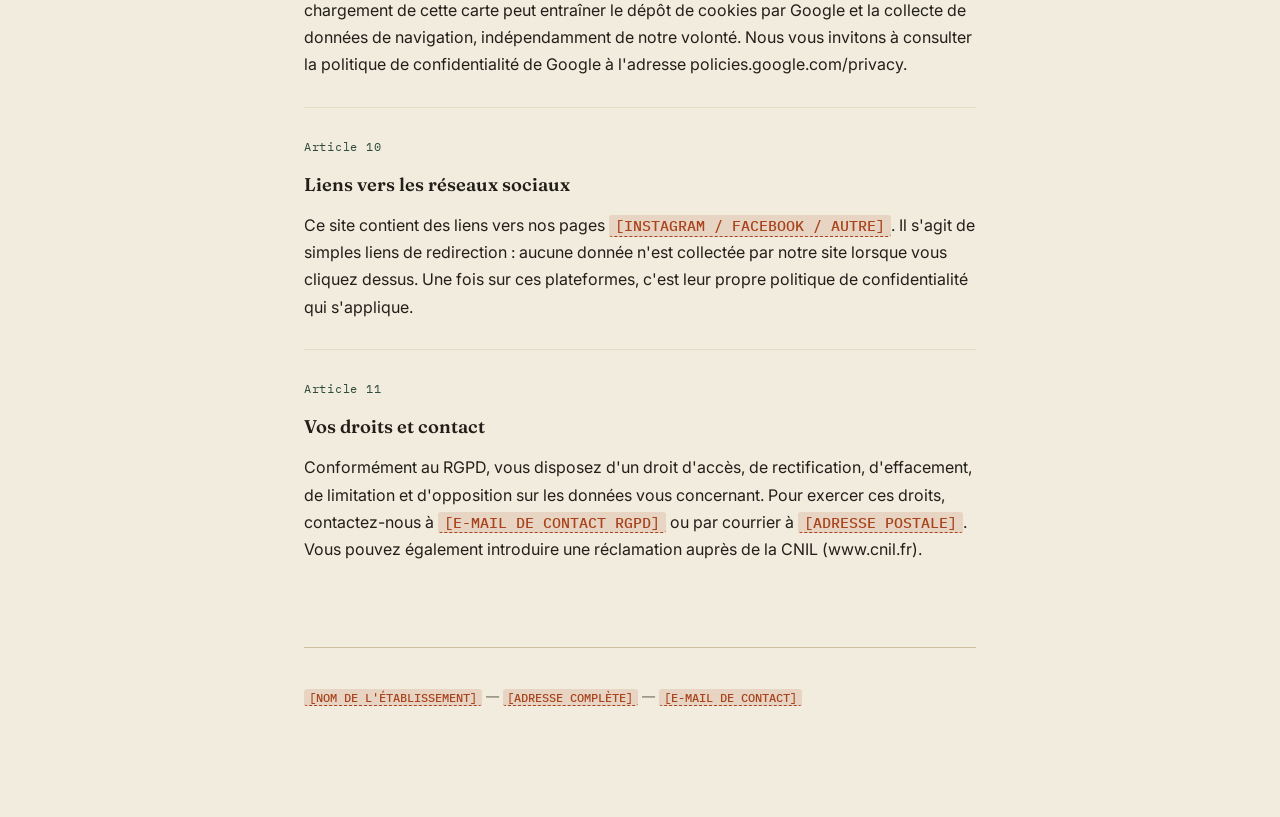
<file: mentions_legales .html>
<!DOCTYPE html>
<!--
  MODÈLE — Mentions légales & Politique de confidentialité
  À réutiliser pour chaque site de bar / brasserie.

  Checklist rapide des infos à demander au client avant de remplir :
  - Nom + forme juridique (SARL, EURL, auto-entrepreneur...) + adresse du siège
  - SIRET / RCS / n° TVA intracommunautaire si applicable
  - Nom de l'hébergeur du site (OVH, o2switch, Hostinger, Vercel...)
  - Adresse e-mail à utiliser pour les demandes RGPD
  - Pseudo(s) Instagram / Facebook si des liens réseaux sociaux sont présents

  Version pensée pour un site vitrine sans formulaire ni compte utilisateur :
  liens réseaux sociaux + carte Google Maps intégrée + numéro de téléphone.
  Si un jour un client ajoute un formulaire de contact, une réservation en
  ligne ou un outil de stats (Analytics), il faudra rajouter un article
  décrivant les données alors collectées dans la partie confidentialité.

  Tous les champs à compléter sont écrits entre crochets [COMME ÇA].
  Un script en bas de page les détecte automatiquement, les surligne,
  et affiche un tampon "brouillon" tant qu'il en reste. Le tampon disparaît
  tout seul (et n'apparaît jamais sur la version finale) une fois que tous
  les crochets ont été remplacés par du texte réel.
-->
<html lang="fr">
<head>
<meta charset="UTF-8">
<meta name="viewport" content="width=device-width, initial-scale=1.0">
<title>Mentions légales & Politique de confidentialité — [NOM DE L'ÉTABLISSEMENT]</title>
<link rel="preconnect" href="https://fonts.googleapis.com">
<link rel="preconnect" href="https://fonts.gstatic.com" crossorigin>
<link href="https://fonts.googleapis.com/css2?family=Fraunces:opsz,wght@9..144,500;9..144,600;9..144,900&family=Inter:wght@400;500;600&family=IBM+Plex+Mono:wght@400;500&display=swap" rel="stylesheet">
<style>
  :root{
    --paper: #F1ECDD;
    --paper-line: #E4DCC4;
    --ink: #221F1A;
    --ink-muted: #6B6455;
    --accent: #2F4B3C;
    --accent-warn: #A8431D;
    --hairline: #CBBF9E;
    --font-display: 'Fraunces', Georgia, serif;
    --font-body: 'Inter', -apple-system, BlinkMacSystemFont, sans-serif;
    --font-mono: 'IBM Plex Mono', ui-monospace, SFMono-Regular, monospace;
  }

  * { box-sizing: border-box; }

  body{
    margin: 0;
    background: var(--paper);
    color: var(--ink);
    font-family: var(--font-body);
    font-size: 16px;
    line-height: 1.7;
    -webkit-font-smoothing: antialiased;
  }

  .wrap{
    max-width: 720px;
    margin: 0 auto;
    padding: 64px 24px 96px;
  }

  header.doc-head{
    margin-bottom: 40px;
  }

  .eyebrow{
    font-family: var(--font-mono);
    font-size: 0.72rem;
    letter-spacing: 0.14em;
    text-transform: uppercase;
    color: var(--accent);
    margin: 0 0 14px;
  }

  h1{
    font-family: var(--font-display);
    font-weight: 600;
    font-size: clamp(1.7rem, 4vw, 2.5rem);
    line-height: 1.15;
    margin: 0 0 10px;
    letter-spacing: -0.01em;
  }

  .subtitle{
    color: var(--ink-muted);
    font-size: 0.98rem;
    margin: 0;
  }

  .updated{
    font-family: var(--font-mono);
    font-size: 0.82rem;
    color: var(--ink-muted);
    margin-top: 18px;
  }

  nav.toc{
    display: flex;
    gap: 24px;
    flex-wrap: wrap;
    margin: 32px 0 8px;
    padding: 16px 0;
    border-top: 1px solid var(--hairline);
    border-bottom: 1px solid var(--hairline);
  }

  nav.toc a{
    font-family: var(--font-mono);
    font-size: 0.82rem;
    color: var(--accent);
    text-decoration: none;
    letter-spacing: 0.02em;
  }

  nav.toc a:hover{ text-decoration: underline; }

  section.group{
    margin-top: 56px;
  }

  .group-title{
    font-family: var(--font-display);
    font-weight: 600;
    font-size: 1.5rem;
    margin: 0 0 6px;
  }

  .group-intro{
    color: var(--ink-muted);
    margin: 0 0 28px;
    font-size: 0.96rem;
  }

  article.rule{
    padding: 28px 0;
    border-top: 1px solid var(--paper-line);
  }

  article.rule:first-of-type{
    border-top: 1px solid var(--hairline);
  }

  .rule-num{
    font-family: var(--font-mono);
    font-size: 0.78rem;
    color: var(--accent);
    letter-spacing: 0.06em;
    margin: 0 0 6px;
  }

  h3{
    font-family: var(--font-display);
    font-weight: 600;
    font-size: 1.15rem;
    margin: 0 0 12px;
  }

  article.rule p{
    margin: 0 0 12px;
  }

  article.rule p:last-child{ margin-bottom: 0; }

  ul.plain{
    margin: 0 0 12px;
    padding-left: 20px;
  }

  ul.plain li{ margin-bottom: 6px; }

  .id-block{
    font-size: 0.95rem;
    background: rgba(47,75,60,0.05);
    border: 1px solid var(--paper-line);
    border-radius: 6px;
    padding: 16px 18px;
    margin: 4px 0 14px;
  }

  .id-block div{ margin-bottom: 4px; }
  .id-block div:last-child{ margin-bottom: 0; }

  .note{
    font-size: 0.85rem;
    color: var(--ink-muted);
    font-style: italic;
  }

  mark.tofill{
    background: rgba(168,67,29,0.14);
    color: var(--accent-warn);
    font-family: var(--font-mono);
    font-weight: 500;
    font-size: 0.92em;
    padding: 0.05em 0.4em;
    border-radius: 3px;
    border-bottom: 1px dashed var(--accent-warn);
    box-decoration-break: clone;
    -webkit-box-decoration-break: clone;
  }

  footer.doc-foot{
    margin-top: 56px;
    padding-top: 24px;
    border-top: 1px solid var(--hairline);
    font-size: 0.82rem;
    color: var(--ink-muted);
  }

  .stamp{
    position: fixed;
    right: 20px;
    bottom: 20px;
    width: 176px;
    padding: 14px 8px;
    text-align: center;
    color: var(--accent-warn);
    background: rgba(241,236,221,0.94);
    border: 3px solid var(--accent-warn);
    outline: 1px solid var(--accent-warn);
    outline-offset: 4px;
    border-radius: 4px;
    transform: rotate(-7deg);
    font-family: var(--font-mono);
    text-transform: uppercase;
    letter-spacing: 0.08em;
    mix-blend-mode: multiply;
    z-index: 999;
    pointer-events: none;
  }

  .stamp strong{
    display: block;
    font-family: var(--font-display);
    font-size: 1.3rem;
    letter-spacing: 0.03em;
    text-transform: none;
    margin-bottom: 4px;
  }

  .stamp span{
    display: block;
    font-size: 0.68rem;
    line-height: 1.3;
  }

  @media (max-width: 560px){
    .wrap{ padding: 40px 18px 80px; }
    .stamp{ width: 148px; right: 14px; bottom: 14px; padding: 10px 6px; }
    .stamp strong{ font-size: 1.05rem; }
  }

  @media print{
    .stamp{ display: none; }
  }
</style>
</head>
<body>

<div class="wrap">

  <header class="doc-head">
    <p class="eyebrow">Document légal</p>
    <h1>Mentions légales & Politique de confidentialité</h1>
    <p class="subtitle">[NOM DE L'ÉTABLISSEMENT] — [URL DU SITE]</p>
    <p class="updated">Dernière mise à jour : [DATE DE MISE À JOUR]</p>
  </header>

  <nav class="toc">
    <a href="#mentions-legales">→ Mentions légales</a>
    <a href="#confidentialite">→ Politique de confidentialité</a>
  </nav>

  <!-- ================= MENTIONS LÉGALES ================= -->
  <section class="group" id="mentions-legales">
    <h2 class="group-title">Mentions légales</h2>
    <p class="group-intro">Conformément à la loi n° 2004-575 du 21 juin 2004 pour la confiance dans l'économie numérique, il est précisé aux utilisateurs de ce site l'identité des différents intervenants dans le cadre de sa réalisation et de son suivi.</p>

    <article class="rule">
      <p class="rule-num">Article 1</p>
      <h3>Éditeur du site</h3>
      <p>Le présent site est édité par :</p>
      <div class="id-block">
        <div><strong>[NOM DE L'ÉTABLISSEMENT]</strong></div>
        <div>[FORME JURIDIQUE — SARL / EURL / entreprise individuelle...]</div>
        <div>Capital social : [MONTANT] € <span class="note">(si société)</span></div>
        <div>Siège social : [ADRESSE COMPLÈTE]</div>
        <div>SIRET : [NUMÉRO SIRET]</div>
        <div>RCS : [VILLE] [NUMÉRO RCS]</div>
        <div>N° TVA intracommunautaire : [NUMÉRO TVA] <span class="note">(si applicable)</span></div>
        <div>Téléphone : [NUMÉRO DE TÉLÉPHONE]</div>
        <div>E-mail : [ADRESSE E-MAIL DE CONTACT]</div>
        <div>Directeur de la publication : [NOM ET PRÉNOM]</div>
      </div>
    </article>

    <article class="rule">
      <p class="rule-num">Article 2</p>
      <h3>Hébergement</h3>
      <p>Le site est hébergé par :</p>
      <div class="id-block">
        <div><strong>[NOM DE L'HÉBERGEUR]</strong></div>
        <div>[ADRESSE DE L'HÉBERGEUR]</div>
        <div>[TÉLÉPHONE DE L'HÉBERGEUR]</div>
        <div>[SITE WEB DE L'HÉBERGEUR]</div>
      </div>
    </article>

    <article class="rule">
      <p class="rule-num">Article 3</p>
      <h3>Conception et réalisation</h3>
      <p>Ce site a été conçu et développé par [TON NOM / NOM DE TON ACTIVITÉ] — [SITE WEB OU CONTACT].</p>
      <p class="note">Section facultative — à supprimer si tu ne souhaites pas apparaître dans les mentions légales du client.</p>
    </article>

    <article class="rule">
      <p class="rule-num">Article 4</p>
      <h3>Propriété intellectuelle</h3>
      <p>L'ensemble des éléments composant ce site (textes, photographies, logos, illustrations, charte graphique) est la propriété exclusive de [NOM DE L'ÉTABLISSEMENT], sauf mention contraire. Toute reproduction, représentation ou exploitation totale ou partielle de ces éléments, par quelque procédé que ce soit, sans autorisation écrite préalable, est interdite.</p>
    </article>

    <article class="rule">
      <p class="rule-num">Article 5</p>
      <h3>Liens hypertextes et contenus externes</h3>
      <p>Ce site peut contenir des liens vers des sites tiers (réseaux sociaux, Google Maps, partenaires). [NOM DE L'ÉTABLISSEMENT] n'exerce aucun contrôle sur ces sites et décline toute responsabilité quant à leur contenu.</p>
    </article>

    <article class="rule">
      <p class="rule-num">Article 6</p>
      <h3>Droit applicable et litiges</h3>
      <p>Les présentes mentions légales sont soumises au droit français. En cas de litige et à défaut de résolution amiable, les tribunaux français seront seuls compétents.</p>
    </article>
  </section>

  <!-- ================= POLITIQUE DE CONFIDENTIALITÉ ================= -->
  <section class="group" id="confidentialite">
    <h2 class="group-title">Politique de confidentialité</h2>
    <p class="group-intro">[NOM DE L'ÉTABLISSEMENT] a à cœur de respecter votre vie privée. Ce site est un site vitrine : il ne comporte ni formulaire, ni compte utilisateur, ni service en ligne. Nous ne collectons donc aucune donnée que vous nous transmettriez volontairement. Cette politique décrit les seules données traitées : celles générées automatiquement par votre navigation et celles liées aux services tiers intégrés au site.</p>

    <article class="rule">
      <p class="rule-num">Article 7</p>
      <h3>Responsable du traitement</h3>
      <p>Le responsable du traitement est [NOM DE L'ÉTABLISSEMENT], [ADRESSE], joignable à l'adresse [E-MAIL DE CONTACT RGPD].</p>
    </article>

    <article class="rule">
      <p class="rule-num">Article 8</p>
      <h3>Données collectées automatiquement</h3>
      <p>Ce site ne comportant aucun formulaire, nous ne recueillons aucune information que vous nous transmettriez directement. Lors de votre navigation, notre hébergeur collecte toutefois automatiquement certaines données techniques nécessaires au fonctionnement et à la sécurité du site : adresse IP, date et heure de connexion, pages consultées, type de navigateur. Ces données sont conservées pendant [DURÉE — ex : 12 mois], conformément aux obligations légales de conservation des données de connexion.</p>
    </article>

    <article class="rule">
      <p class="rule-num">Article 9</p>
      <h3>Carte Google Maps</h3>
      <p>Ce site intègre une carte Google Maps afin de vous indiquer notre emplacement. Le chargement de cette carte peut entraîner le dépôt de cookies par Google et la collecte de données de navigation, indépendamment de notre volonté. Nous vous invitons à consulter la politique de confidentialité de Google à l'adresse policies.google.com/privacy.</p>
    </article>

    <article class="rule">
      <p class="rule-num">Article 10</p>
      <h3>Liens vers les réseaux sociaux</h3>
      <p>Ce site contient des liens vers nos pages [INSTAGRAM / FACEBOOK / AUTRE]. Il s'agit de simples liens de redirection : aucune donnée n'est collectée par notre site lorsque vous cliquez dessus. Une fois sur ces plateformes, c'est leur propre politique de confidentialité qui s'applique.</p>
    </article>

    <article class="rule">
      <p class="rule-num">Article 11</p>
      <h3>Vos droits et contact</h3>
      <p>Conformément au RGPD, vous disposez d'un droit d'accès, de rectification, d'effacement, de limitation et d'opposition sur les données vous concernant. Pour exercer ces droits, contactez-nous à [E-MAIL DE CONTACT RGPD] ou par courrier à [ADRESSE POSTALE]. Vous pouvez également introduire une réclamation auprès de la CNIL (www.cnil.fr).</p>
    </article>
  </section>

  <footer class="doc-foot">
    <p>[NOM DE L'ÉTABLISSEMENT] — [ADRESSE COMPLÈTE] — [E-MAIL DE CONTACT]</p>
  </footer>

</div>

<script>
(function(){
  var PLACEHOLDER = /\[[^\[\]]{2,120}\]/g;

  function highlight(){
    var walker = document.createTreeWalker(document.body, NodeFilter.SHOW_TEXT, {
      acceptNode: function(node){
        var parent = node.parentNode;
        if (!parent || parent.tagName === 'SCRIPT' || parent.tagName === 'STYLE') {
          return NodeFilter.FILTER_REJECT;
        }
        PLACEHOLDER.lastIndex = 0;
        return PLACEHOLDER.test(node.nodeValue) ? NodeFilter.FILTER_ACCEPT : NodeFilter.FILTER_REJECT;
      }
    });

    var nodes = [];
    var n;
    while ((n = walker.nextNode())) nodes.push(n);


    nodes.forEach(function(node){
      var text = node.nodeValue;
      var frag = document.createDocumentFragment();
      var lastIndex = 0;
      var match;
      PLACEHOLDER.lastIndex = 0;

      while ((match = PLACEHOLDER.exec(text)) !== null) {
        if (match.index > lastIndex) {
          frag.appendChild(document.createTextNode(text.slice(lastIndex, match.index)));
        }
        var mark = document.createElement('mark');
        mark.className = 'tofill';
        mark.textContent = match[0];
        frag.appendChild(mark);
        lastIndex = PLACEHOLDER.lastIndex;
      }
      if (lastIndex < text.length) {
        frag.appendChild(document.createTextNode(text.slice(lastIndex)));
      }
      node.parentNode.replaceChild(frag, node);
    });

    
  }

  if (document.readyState === 'loading') {
    document.addEventListener('DOMContentLoaded', highlight);
  } else {
    highlight();
  }
})();
</script>

</body>
</html>
</file>
<file: style.css>
/* ============================================================
   NOW WHY — Feuille de style
   Pour changer les couleurs du site, modifiez les variables
   ci-dessous (ex. remplacez --copper par une autre couleur).
   ============================================================ */

:root {
    --noir: #0A0A0A;
    --anthracite: #1A1A1A;
    --charbon: #262626;
    --blanc: #FFFFFF;
    --gris: #A3A3A3;
    --gris-fonce: #737373;
    --copper: #C5A059;        /* couleur principale des boutons et accents */
    --copper-clair: #E6C687;
    --rouge: #DC2626;
    --moutarde: #D97706;
    --font-logo: 'Bebas Neue', sans-serif;
    --font-titres: 'Outfit', sans-serif;
    --font-texte: 'Manrope', sans-serif;
}

* { margin: 0; padding: 0; box-sizing: border-box; }

html { scroll-behavior: smooth; }

body {
    background-color: var(--noir);
    color: var(--blanc);
    font-family: var(--font-texte);
    -webkit-font-smoothing: antialiased;
    line-height: 1.6;
}

::selection { background: var(--copper); color: var(--noir); }

.container { max-width: 1200px; margin: 0 auto; padding: 0 24px; }

/* ---------- Typo ---------- */
h1, h2, h3, h4 { font-family: var(--font-titres); font-weight: 600; letter-spacing: -0.02em; line-height: 1.15; }
h2 { font-size: clamp(1.9rem, 4vw, 3rem); }
h3 { font-size: 1.4rem; font-weight: 500; }
.kicker { color: var(--copper); text-transform: uppercase; letter-spacing: 0.3em; font-size: 0.75rem; margin-bottom: 16px; }
.lead { color: rgba(255,255,255,0.7); font-size: 1.05rem; margin-top: 16px; }
.text-copper { color: var(--copper); }
.muted { color: rgba(255,255,255,0.55); font-size: 0.9rem; }
.center { text-align: center; }

.neon {
    text-shadow: 0 0 18px rgba(197,160,89,0.65), 0 0 55px rgba(220,38,38,0.35);
}

.logo {
    font-family: var(--font-logo);
    font-size: 1.8rem;
    letter-spacing: 0.15em;
    color: var(--blanc);
    text-decoration: none;
    text-shadow: 0 0 18px rgba(197,160,89,0.65), 0 0 55px rgba(220,38,38,0.35);
}
.logo span { color: var(--copper); }

/* ---------- Boutons ---------- */
.btn {
    display: inline-flex;
    align-items: center;
    gap: 10px;
    font-family: var(--font-texte);
    font-weight: 700;
    text-transform: uppercase;
    letter-spacing: 0.1em;
    font-size: 0.8rem;
    padding: 16px 32px;
    text-decoration: none;
    border: none;
    cursor: pointer;
    transition: background-color 0.3s, color 0.3s, border-color 0.3s;
}
.btn svg { width: 18px; height: 18px; }
.btn-primary { background: var(--copper); color: var(--noir); }
.btn-primary:hover { background: var(--blanc); color: var(--noir); }
.btn-outline { border: 1px solid var(--copper); color: var(--copper); background: transparent; }
.btn-outline:hover { background: rgba(197,160,89,0.1); }
.btn-sm { padding: 12px 20px; font-size: 0.7rem; }
.btn-disabled { opacity: 0.5; cursor: not-allowed; border-color: rgba(197,160,89,0.4); margin-top: 48px; }

/* ---------- Header ---------- */
.header {
    position: fixed;
    top: 0; left: 0; right: 0;
    z-index: 50;
    background: rgba(0,0,0,0.6);
    backdrop-filter: blur(16px);
    -webkit-backdrop-filter: blur(16px);
    border-bottom: 1px solid rgba(197,160,89,0.1);
}
.header-inner { height: 72px; display: flex; align-items: center; justify-content: space-between; }
.nav-desktop { display: flex; gap: 32px; }
.nav-desktop a {
    color: rgba(255,255,255,0.7);
    text-decoration: none;
    text-transform: uppercase;
    letter-spacing: 0.15em;
    font-size: 0.8rem;
    transition: color 0.3s;
}
.nav-desktop a:hover { color: var(--copper); }
.header-actions { display: flex; align-items: center; gap: 12px; }

.burger { display: none; background: none; border: none; cursor: pointer; flex-direction: column; gap: 5px; padding: 8px; }
.burger span { display: block; width: 24px; height: 2px; background: var(--blanc); transition: transform 0.3s, opacity 0.3s; }
.burger.open span:nth-child(1) { transform: translateY(7px) rotate(45deg); }
.burger.open span:nth-child(2) { opacity: 0; }
.burger.open span:nth-child(3) { transform: translateY(-7px) rotate(-45deg); }

.nav-mobile {
    display: none;
    flex-direction: column;
    gap: 20px;
    background: rgba(0,0,0,0.95);
    border-top: 1px solid rgba(197,160,89,0.1);
    padding: 24px;
}
.nav-mobile.open { display: flex; }
.nav-mobile a { color: rgba(255,255,255,0.8); text-decoration: none; text-transform: uppercase; letter-spacing: 0.15em; font-size: 0.85rem; }
.nav-mobile a:hover { color: var(--copper); }
.nav-mobile .btn { align-self: flex-start; }

/* ---------- Hero ---------- */
.hero { position: relative; min-height: 100vh; display: flex; align-items: center; overflow: hidden; }
.hero-bg { position: absolute; inset: 0; }
.hero-photo-slot { border: none !important; border-bottom: 2px dashed rgba(197,160,89,0.5) !important; height: 100%; opacity: 0.4; }
.hero-photo { width: 100%; height: 100%; object-fit: cover; }
.hero-overlay { position: absolute; inset: 0; background: linear-gradient(to bottom, rgba(0,0,0,0.7), rgba(0,0,0,0.55), var(--noir)); }
.hero-content { position: relative; padding-top: 160px; padding-bottom: 128px; width: 100%; }
.hero-title { font-family: var(--font-logo); font-size: clamp(4.5rem, 12vw, 10rem); font-weight: 400; letter-spacing: 0.03em; line-height: 0.95; }
.hero-tagline { font-family: var(--font-titres); font-weight: 300; font-size: clamp(1.1rem, 2.5vw, 1.5rem); color: rgba(255,255,255,0.85); margin-top: 24px; max-width: 640px; }
.hero-activities { color: var(--copper-clair); text-transform: uppercase; letter-spacing: 0.25em; font-size: 0.85rem; margin-top: 16px; }
.hero-ctas { display: flex; flex-wrap: wrap; gap: 16px; margin-top: 40px; }

/* ---------- Ruban défilant ---------- */
.marquee { background: var(--copper); color: var(--noir); padding: 12px 0; overflow: hidden; }
.marquee-track {
    display: flex;
    align-items: center;
    gap: 32px;
    width: max-content;
    animation: defile 25s linear infinite;
    font-family: var(--font-titres);
    font-weight: 700;
    text-transform: uppercase;
    letter-spacing: 0.3em;
    font-size: 0.85rem;
}
.marquee-track i { font-style: normal; opacity: 0.5; }
@keyframes defile {
    from { transform: translateX(0); }
    to { transform: translateX(-50%); }
}

/* ---------- Sections ---------- */
.section { padding: 96px 0; scroll-margin-top: 72px; }
.section-alt { background: rgba(26,26,26,0.4); }

.grid-2 { display: grid; grid-template-columns: 1fr 1fr; gap: 64px; align-items: center; }
.grid-3 { display: grid; grid-template-columns: repeat(3, 1fr); gap: 24px; }
.grid-4 { display: grid; grid-template-columns: repeat(4, 1fr); gap: 24px; margin: 48px 0 0; }
.moments { margin-top: 80px; }

/* ---------- Cartes ---------- */
.card {
    border: 1px solid rgba(255,255,255,0.1);
    background: rgba(26,26,26,0.6);
    padding: 32px;
    transition: border-color 0.3s;
}
.card:hover { border-color: rgba(197,160,89,0.5); }
.card h3 { margin-bottom: 8px; }
.card p { color: rgba(255,255,255,0.6); font-size: 0.9rem; }
.card ul { list-style: none; margin-top: 20px; }
.card ul li { color: rgba(255,255,255,0.6); font-size: 0.88rem; padding: 6px 0; }
.card ul li::before { content: "—"; color: var(--copper); margin-right: 8px; }
.card + .card { margin-top: 24px; }
.card-title-icon { display: flex; align-items: center; gap: 12px; margin-bottom: 20px; }

.icon { width: 34px; height: 34px; margin-bottom: 20px; color: var(--copper); }
.icon.copper { color: var(--copper); }
.icon.brick { color: var(--rouge); }
.icon.mustard { color: var(--moutarde); }
.icon-sm { width: 20px; height: 20px; color: var(--copper); }

/* ---------- Placeholders photo (à remplacer par vos images) ---------- */
.photo-placeholder {
    width: 100%;
    height: 100%;
    min-height: 220px;
    border: 2px dashed rgba(197,160,89,0.5);
    background: rgba(0,0,0,0.4);
    display: flex;
    align-items: center;
    justify-content: center;
    padding: 32px;
    transition: border-color 0.3s, background-color 0.3s;
}
.photo-placeholder:hover { border-color: var(--copper); background: rgba(0,0,0,0.6); }
.photo-placeholder span {
    color: var(--copper);
    text-transform: uppercase;
    letter-spacing: 0.2em;
    font-size: 0.75rem;
    text-align: center;
}
.photo-placeholder.tall { min-height: 380px; overflow: hidden;  }
.photo-placeholder.tall img{
    width: 100%;
    height: 100%;
    object-fit: cover;
    display: block;
}

/* ---------- Galerie ---------- */
.gallery-grid {
    display: grid;
    grid-template-columns: repeat(12, 1fr);
    grid-auto-rows: 220px;
    gap: 24px;
    margin-top: 48px;
}
.gallery-item { border: none; background: none; padding: 0; cursor: pointer; grid-column: span 4; }
.gallery-item.big { grid-column: span 8; grid-row: span 2; }
.gallery-item img { width: 100%; height: 100%; object-fit: cover; display: block; }

.lightbox {
    position: fixed; inset: 0; z-index: 60;
    background: rgba(0,0,0,0.9);
    backdrop-filter: blur(4px);
    display: none;
    align-items: center;
    justify-content: center;
    padding: 24px;
}
.lightbox.open { display: flex; }
.lightbox-content { width: 100%; max-width: 900px; height: 60vh; }
.lightbox-content img { width: 100%; height: 100%; object-fit: contain; }
.lightbox-close {
    position: absolute; top: 24px; right: 24px;
    background: none; border: none;
    color: rgba(255,255,255,0.7);
    font-size: 2.5rem;
    cursor: pointer;
    transition: color 0.3s;
}
.lightbox-close:hover { color: var(--copper); }

/* ---------- Avis ---------- */
.reviews-layout { display: grid; grid-template-columns: 1fr 2fr; gap: 64px; align-items: start; }
.score { display: flex; align-items: flex-end; gap: 16px; margin: 32px 0 24px; }
.score-value { font-family: var(--font-logo); font-size: 4.5rem; line-height: 1; color: var(--copper); }
.stars { color: var(--copper); font-size: 1.2rem; letter-spacing: 2px; }
.star-off { color: rgba(197,160,89,0.3); }
.score-count { color: rgba(255,255,255,0.6); font-size: 0.85rem; margin-top: 4px; }
.link-copper {
    color: var(--copper);
    text-transform: uppercase;
    letter-spacing: 0.15em;
    font-size: 0.8rem;
    text-decoration: none;
    transition: color 0.3s;
}
.link-copper:hover { color: var(--copper-clair); }
.reviews-cards { display: grid; grid-template-columns: 1fr 1fr; gap: 24px; }
.reviews-cards .wide { grid-column: span 2; }
blockquote p { color: rgba(255,255,255,0.8); font-size: 0.95rem; }
blockquote footer { display: flex; justify-content: space-between; align-items: center; margin-top: 20px; }
blockquote footer strong { font-family: var(--font-titres); font-size: 0.9rem; }
blockquote footer span { color: rgba(255,255,255,0.4); text-transform: uppercase; letter-spacing: 0.15em; font-size: 0.7rem; }

/* ---------- Horaires & carte ---------- */
.hours-table { width: 100%; border-collapse: collapse; }
.hours-table td { padding: 12px 0; font-size: 0.9rem; color: rgba(255,255,255,0.7); border-bottom: 1px solid rgba(255,255,255,0.05); }
.hours-table tr:last-child td { border-bottom: none; }
.hours-table td:last-child { text-align: right; }
.hours-table tr.today td { color: var(--copper); font-weight: 600; }
.badge-today {
    margin-left: 8px;
    font-size: 0.6rem;
    text-transform: uppercase;
    letter-spacing: 0.2em;
    background: rgba(197,160,89,0.2);
    color: var(--copper);
    padding: 2px 8px;
}
.map-wrapper { min-height: 400px; }
.map-wrapper iframe {
    width: 100%; height: 100%; min-height: 400px;
    border: 1px solid rgba(255,255,255,0.1);
    filter: grayscale(1) invert(0.9) contrast(0.9);
}

/* ---------- Contact ---------- */
.big-phone {
    display: inline-flex;
    align-items: center;
    gap: 16px;
    font-family: var(--font-logo);
    font-size: clamp(2.5rem, 7vw, 4.5rem);
    letter-spacing: 0.05em;
    color: var(--copper);
    text-decoration: none;
    margin-top: 40px;
    transition: color 0.3s;
}
.big-phone:hover { color: var(--copper-clair); }
.big-phone svg { width: clamp(32px, 5vw, 48px); height: clamp(32px, 5vw, 48px); }

.socials { display: flex; justify-content: center; gap: 24px; margin-top: 48px; }
.socials.small { justify-content: flex-start; margin-top: 16px; gap: 16px; }
.socials a {
    width: 48px; height: 48px;
    border: 1px solid rgba(255,255,255,0.15);
    display: flex; align-items: center; justify-content: center;
    color: rgba(255,255,255,0.7);
    transition: color 0.3s, border-color 0.3s;
}
.socials.small a { width: 40px; height: 40px; }
.socials a:hover { color: var(--copper); border-color: var(--copper); }
.socials svg { width: 20px; height: 20px; }

/* ---------- Footer ---------- */
.footer { border-top: 1px solid rgba(255,255,255,0.1); background: #000; }
.footer-grid { display: grid; grid-template-columns: repeat(4, 1fr); gap: 40px; padding: 64px 24px; }
.footer h4 { color: var(--copper); text-transform: uppercase; letter-spacing: 0.25em; font-size: 0.7rem; margin-bottom: 16px; font-family: var(--font-texte); font-weight: 600; }
.footer .logo { font-size: 1.8rem; display: inline-block; margin-bottom: 16px; }
.footer .muted { margin-top: 0; }
.muted-link { color: rgba(255,255,255,0.6); text-decoration: none; font-size: 0.9rem; transition: color 0.3s; }
.muted-link:hover { color: var(--copper); }
.footer-bottom { border-top: 1px solid rgba(255,255,255,0.05); }
.footer-bottom-inner { display: flex; justify-content: space-between; align-items: center; gap: 12px; padding-top: 24px; padding-bottom: 24px; flex-wrap: wrap; }
.footer-bottom p, .footer-bottom a { color: rgba(255,255,255,0.4); font-size: 0.75rem; text-decoration: none; }
.footer-bottom a:hover { color: var(--copper); }

/* ---------- Animations d'apparition ---------- */
.reveal { opacity: 0; transform: translateY(30px); transition: opacity 0.7s ease, transform 0.7s ease; }
.reveal.visible { opacity: 1; transform: translateY(0); }

/* ---------- Responsive ---------- */
@media (max-width: 1024px) {
    .nav-desktop { display: none; }
    .burger { display: flex; }
    .grid-4 { grid-template-columns: 1fr 1fr; }
    .reviews-layout { grid-template-columns: 1fr; gap: 40px; }
}
@media (max-width: 768px) {
    .header-actions .btn { display: none; }
    .grid-2 { grid-template-columns: 1fr; gap: 40px; }
    .grid-3 { grid-template-columns: 1fr; }
    .gallery-grid { grid-template-columns: 1fr; grid-auto-rows: 220px; }
    .gallery-item, .gallery-item.big { grid-column: span 1; grid-row: span 1; }
    .reviews-cards { grid-template-columns: 1fr; }
    .reviews-cards .wide { grid-column: span 1; }
    .footer-grid { grid-template-columns: 1fr 1fr; }
    .section { padding: 64px 0; }
    .hero-content { padding-top: 128px; }
}
@media (max-width: 480px) {
    .grid-4 { grid-template-columns: 1fr; }
    .footer-grid { grid-template-columns: 1fr; }
}
</file>
